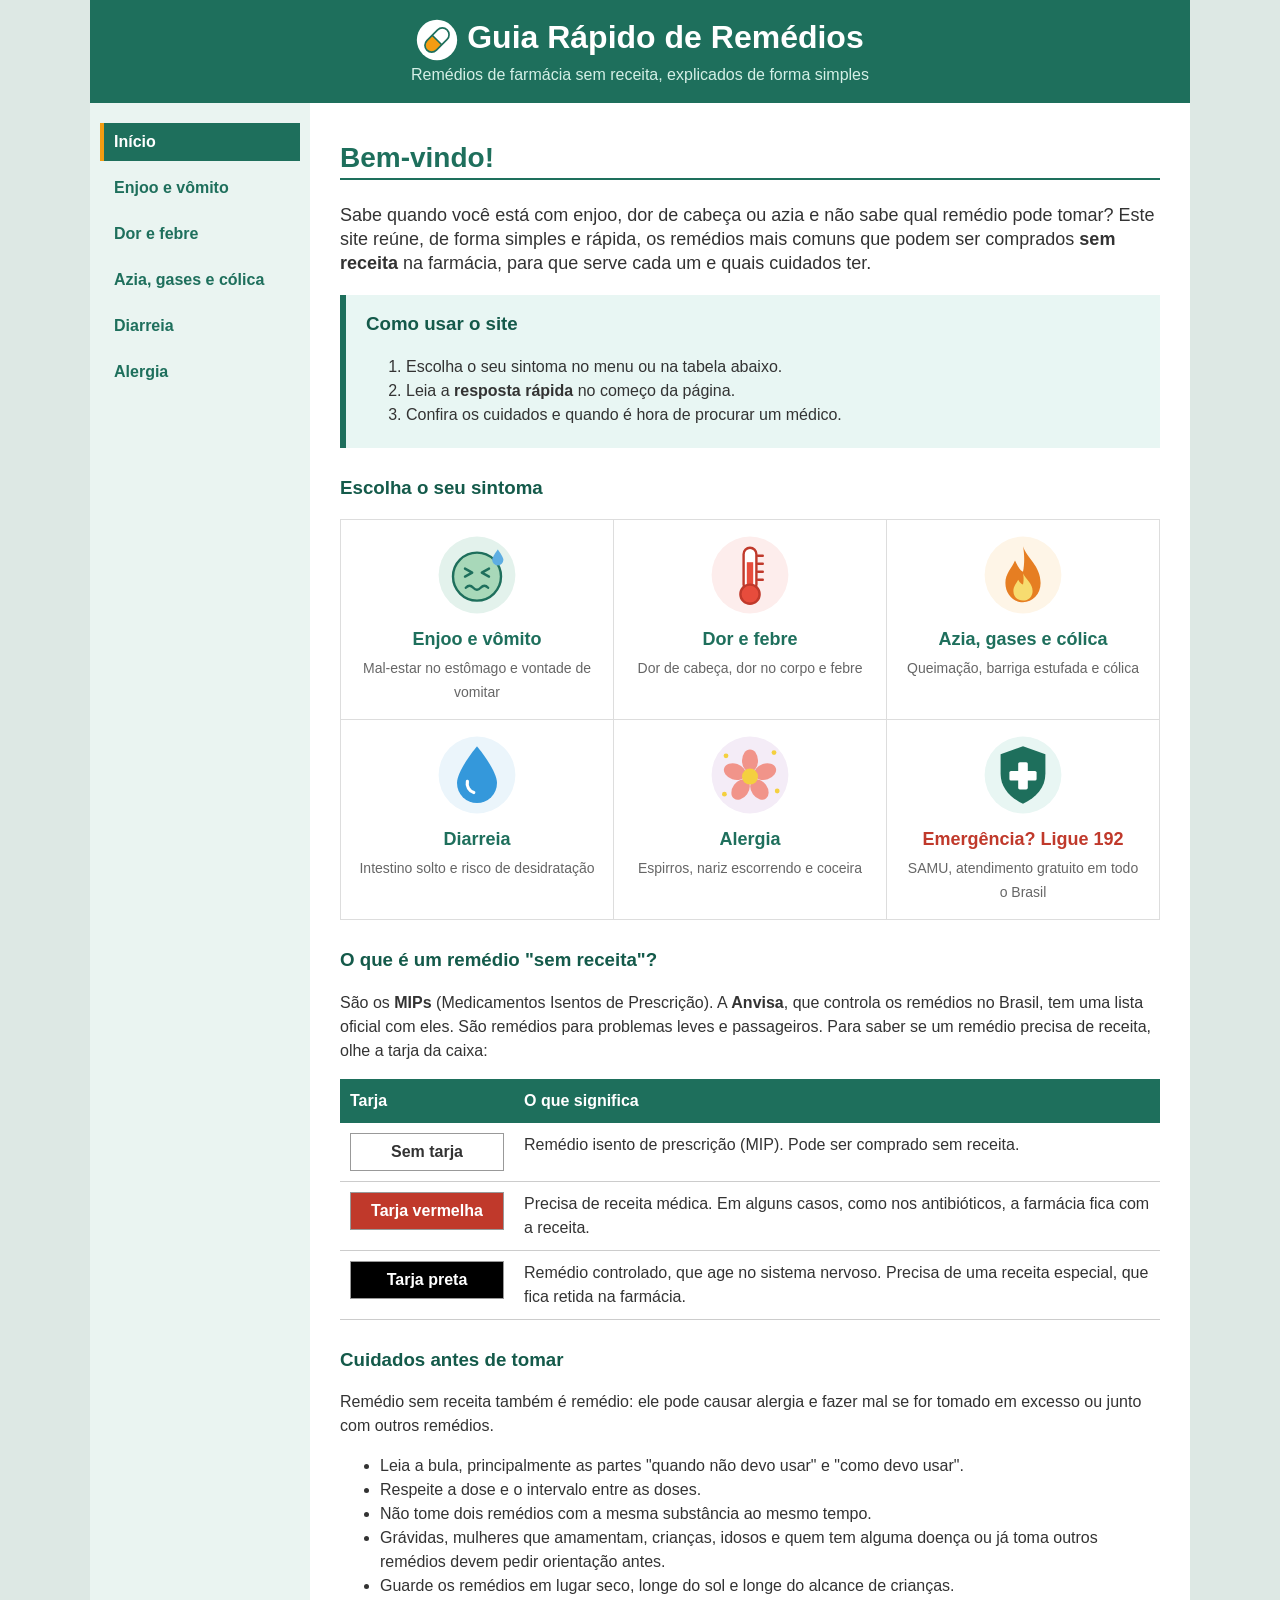
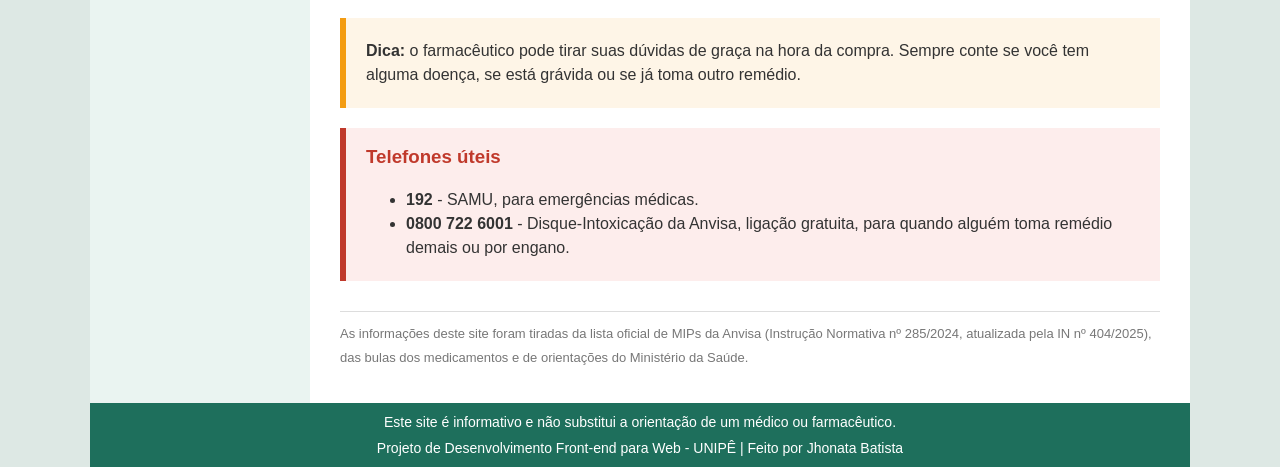
<file: html/index.html>
<!DOCTYPE html>
<html lang="pt-br">
<head>
    <meta charset="UTF-8">
    <meta name="viewport" content="width=device-width, initial-scale=1.0">
    <title>Início - Guia Rápido de Remédios</title>
    <style>
        /* ===== Estilos da página (CSS interno) ===== */

        /* Estilo geral da página */
        body {
            margin: 0;
            padding: 0;
            background-color: #DDE8E4;
            font-family: Arial, Helvetica, sans-serif;
            color: #333333;
        }

        /* Caixa que envolve o site inteiro */
        #site {
            max-width: 1100px;
            margin: 0 auto;
            background-color: #FFFFFF;
        }

        /* ===== Cabeçalho ===== */
        #header {
            background-color: #1E6F5C;
            color: white;
            padding: 9px;
            text-align: center;
        }

        #header h1 {
            font-size: 32px;
            margin: 10px 0 5px 0;
        }

        #header img {
            vertical-align: middle;
        }

        #header p {
            font-size: 16px;
            color: #D4EFE6;
            margin: 0 0 10px 0;
        }

        /* ===== Conteúdo (junta o menu e o main) ===== */
        #conteudo {
            background-color: #EAF4F1;
        }

        /* ===== Menu lateral ===== */
        #menu {
            float: left;
            width: 20%;
        }

        #menu ul {
            list-style: none;
            margin: 0;
            padding: 20px 10px;
        }

        #menu li {
            margin-bottom: 8px;
        }

        #menu a {
            display: block;
            padding: 10px;
            color: #1E6F5C;
            font-weight: bold;
            text-decoration: none;
            border-left: 4px solid #EAF4F1;
        }

        #menu a:hover {
            background-color: #CDE8DF;
            border-left: 4px solid #1E6F5C;
        }

        /* Link da página que está aberta */
        #menu a.ativo {
            background-color: #1E6F5C;
            color: white;
            border-left: 4px solid #F39C12;
        }

        /* ===== Conteúdo principal ===== */
        #main {
            margin-left: 20%;
            min-height: 450px;
            padding: 20px 30px;
            background-color: #FFFFFF;
            line-height: 24px;
        }

        /* A cor e o tamanho do h2 estão no atributo style de cada página */
        #main h2 {
            border-bottom: 2px solid #1E6F5C;
            padding-bottom: 8px;
        }

        #main h3 {
            color: #145A4A;
            margin-top: 28px;
        }

        #main a {
            color: #1E6F5C;
        }

        /* Ícone ao lado do título da página */
        #main h2 img {
            vertical-align: middle;
            margin-right: 8px;
        }

        /* ===== Caixas de destaque ===== */

        /* Resposta rápida (verde) */
        .rapido {
            background-color: #E8F6F3;
            border-left: 6px solid #1E6F5C;
            padding: 5px 20px;
            margin: 20px 0;
        }

        /* Atenção (amarela) */
        .atencao {
            background-color: #FEF5E7;
            border-left: 6px solid #F39C12;
            padding: 5px 20px;
            margin: 20px 0;
        }

        /* Alerta (vermelha) */
        .alerta {
            background-color: #FDEDEC;
            border-left: 6px solid #C0392B;
            padding: 5px 20px;
            margin: 20px 0;
        }

        /* Título dentro das caixas fica mais perto do topo */
        #main .rapido h3,
        #main .atencao h3,
        #main .alerta h3 {
            margin-top: 12px;
        }

        #main .alerta h3 {
            color: #C0392B;
        }

        /* ===== Tabelas ===== */
        table {
            width: 100%;
            border-collapse: collapse;
            margin: 15px 0;
        }

        th {
            background-color: #1E6F5C;
            color: white;
            padding: 10px;
            text-align: left;
        }

        td {
            padding: 10px;
            border-bottom: 1px solid #CCCCCC;
            vertical-align: top;
        }

        /* Nome comercial embaixo do nome do remédio */
        .exemplo {
            display: block;
            color: #777777;
            font-size: 14px;
        }

        /* Tabela de sintomas da página inicial */
        .sintomas td {
            width: 33%;
            text-align: center;
            border: 1px solid #DDDDDD;
            padding: 15px;
        }

        .sintomas a {
            display: block;
            font-size: 18px;
            font-weight: bold;
            text-decoration: none;
            margin-top: 5px;
        }

        .sintomas a:hover {
            color: #F39C12;
        }

        /* Quadro de emergência na tabela de sintomas */
        .emergencia {
            display: block;
            font-size: 18px;
            color: #C0392B;
            margin-top: 5px;
        }

        .sintomas p {
            margin: 5px 0 0 0;
            font-size: 14px;
            color: #666666;
        }

        /* Cores das tarjas */
        .tarja {
            display: block;
            width: 140px;
            padding: 6px;
            text-align: center;
            font-weight: bold;
            border: 1px solid #999999;
        }

        .sem-tarja {
            background-color: #FFFFFF;
            color: #333333;
        }

        .tarja-vermelha {
            background-color: #C0392B;
            color: white;
        }

        .tarja-preta {
            background-color: #000000;
            color: white;
        }

        /* Texto das fontes no fim da página */
        .fonte {
            font-size: 13px;
            color: #777777;
            border-top: 1px solid #DDDDDD;
            padding-top: 10px;
            margin-top: 30px;
        }

        /* ===== Rodapé ===== */
        #footer {
            clear: both;
            background-color: #1E6F5C;
            color: white;
            padding: 1px;
            text-align: center;
            font-size: 14px;
        }

        #footer p {
            margin: 10px;
        }

        /* ===== Ajustes para celular (telas pequenas) ===== */
        @media (max-width: 700px) {

            #header h1 {
                font-size: 24px;
            }

            /* O menu sai da lateral e vai para cima do conteúdo */
            #menu {
                float: none;
                width: 100%;
            }

            #menu ul {
                padding: 10px;
                text-align: center;
            }

            #menu li {
                display: inline-block;
                margin: 3px;
            }

            #menu a,
            #menu a:hover,
            #menu a.ativo {
                padding: 8px 10px;
                border: 1px solid #CDE8DF;
            }

            #main {
                margin-left: 0;
                padding: 15px;
            }

            th,
            td {
                padding: 6px;
                font-size: 14px;
                line-height: 20px;
            }

            /* Na página inicial, cada sintoma fica em uma linha */
            .sintomas td {
                display: block;
                width: auto;
            }
        }
    </style>
</head>
<body>
    <div id="site">

        <div id="header">
            <h1><img src="../img/logo.svg" alt="" width="42"> Guia Rápido de Remédios</h1>
            <p>Remédios de farmácia sem receita, explicados de forma simples</p>
        </div>

        <div id="conteudo"><!-- abre a div conteudo -->

            <div id="menu">
                <ul>
                    <li><a href="index.html" class="ativo">Início</a></li>
                    <li><a href="enjoo.html">Enjoo e vômito</a></li>
                    <li><a href="dor-e-febre.html">Dor e febre</a></li>
                    <li><a href="azia-gases-colica.html">Azia, gases e cólica</a></li>
                    <li><a href="diarreia.html">Diarreia</a></li>
                    <li><a href="alergia.html">Alergia</a></li>
                </ul>
            </div>

            <div id="main">
                <h2 style="color: rgb(30, 111, 92); font-size: 28px;">Bem-vindo!</h2>

                <p style="font-size: 18px;">
                    Sabe quando você está com enjoo, dor de cabeça ou azia e não sabe qual
                    remédio pode tomar? Este site reúne, de forma simples e rápida, os remédios
                    mais comuns que podem ser comprados <strong>sem receita</strong> na farmácia,
                    para que serve cada um e quais cuidados ter.
                </p>

                <div class="rapido">
                    <h3>Como usar o site</h3>
                    <ol>
                        <li>Escolha o seu sintoma no menu ou na tabela abaixo.</li>
                        <li>Leia a <strong>resposta rápida</strong> no começo da página.</li>
                        <li>Confira os cuidados e quando é hora de procurar um médico.</li>
                    </ol>
                </div>

                <h3>Escolha o seu sintoma</h3>

                <table class="sintomas">
                    <tr>
                        <td>
                            <img src="../img/enjoo.svg" alt="Rosto enjoado" width="80">
                            <a href="enjoo.html">Enjoo e vômito</a>
                            <p>Mal-estar no estômago e vontade de vomitar</p>
                        </td>
                        <td>
                            <img src="../img/febre.svg" alt="Termômetro" width="80">
                            <a href="dor-e-febre.html">Dor e febre</a>
                            <p>Dor de cabeça, dor no corpo e febre</p>
                        </td>
                        <td>
                            <img src="../img/azia.svg" alt="Chama de fogo" width="80">
                            <a href="azia-gases-colica.html">Azia, gases e cólica</a>
                            <p>Queimação, barriga estufada e cólica</p>
                        </td>
                    </tr>
                    <tr>
                        <td>
                            <img src="../img/diarreia.svg" alt="Gota de água" width="80">
                            <a href="diarreia.html">Diarreia</a>
                            <p>Intestino solto e risco de desidratação</p>
                        </td>
                        <td>
                            <img src="../img/alergia.svg" alt="Flor com pólen" width="80">
                            <a href="alergia.html">Alergia</a>
                            <p>Espirros, nariz escorrendo e coceira</p>
                        </td>
                        <td>
                            <img src="../img/cuidados.svg" alt="Escudo com uma cruz" width="80">
                            <strong class="emergencia">Emergência? Ligue 192</strong>
                            <p>SAMU, atendimento gratuito em todo o Brasil</p>
                        </td>
                    </tr>
                </table>

                <h3>O que é um remédio "sem receita"?</h3>

                <p>
                    São os <strong>MIPs</strong> (Medicamentos Isentos de Prescrição). A
                    <strong>Anvisa</strong>, que controla os remédios no Brasil, tem uma lista
                    oficial com eles. São remédios para problemas leves e passageiros. Para saber
                    se um remédio precisa de receita, olhe a tarja da caixa:
                </p>

                <table>
                    <tr>
                        <th>Tarja</th>
                        <th>O que significa</th>
                    </tr>
                    <tr>
                        <td><span class="tarja sem-tarja">Sem tarja</span></td>
                        <td>Remédio isento de prescrição (MIP). Pode ser comprado sem receita.</td>
                    </tr>
                    <tr>
                        <td><span class="tarja tarja-vermelha">Tarja vermelha</span></td>
                        <td>
                            Precisa de receita médica. Em alguns casos, como nos antibióticos, a
                            farmácia fica com a receita.
                        </td>
                    </tr>
                    <tr>
                        <td><span class="tarja tarja-preta">Tarja preta</span></td>
                        <td>
                            Remédio controlado, que age no sistema nervoso. Precisa de uma receita
                            especial, que fica retida na farmácia.
                        </td>
                    </tr>
                </table>

                <h3>Cuidados antes de tomar</h3>

                <p>
                    Remédio sem receita também é remédio: ele pode causar alergia e fazer mal se
                    for tomado em excesso ou junto com outros remédios.
                </p>

                <ul>
                    <li>Leia a bula, principalmente as partes "quando não devo usar" e "como devo usar".</li>
                    <li>Respeite a dose e o intervalo entre as doses.</li>
                    <li>Não tome dois remédios com a mesma substância ao mesmo tempo.</li>
                    <li>
                        Grávidas, mulheres que amamentam, crianças, idosos e quem tem alguma doença
                        ou já toma outros remédios devem pedir orientação antes.
                    </li>
                    <li>Guarde os remédios em lugar seco, longe do sol e longe do alcance de crianças.</li>
                </ul>

                <div class="atencao">
                    <p>
                        <strong>Dica:</strong> o farmacêutico pode tirar suas dúvidas de graça na
                        hora da compra. Sempre conte se você tem alguma doença, se está grávida ou
                        se já toma outro remédio.
                    </p>
                </div>

                <div class="alerta">
                    <h3>Telefones úteis</h3>
                    <ul>
                        <li><strong>192</strong> - SAMU, para emergências médicas.</li>
                        <li>
                            <strong>0800 722 6001</strong> - Disque-Intoxicação da Anvisa, ligação
                            gratuita, para quando alguém toma remédio demais ou por engano.
                        </li>
                    </ul>
                </div>

                <p class="fonte">
                    As informações deste site foram tiradas da lista oficial de MIPs da Anvisa
                    (Instrução Normativa nº 285/2024, atualizada pela IN nº 404/2025), das bulas
                    dos medicamentos e de orientações do Ministério da Saúde.
                </p>
            </div>

        </div><!-- fecha a div conteudo -->

        <div id="footer">
            <p>Este site é informativo e não substitui a orientação de um médico ou farmacêutico.</p>
            <p>Projeto de Desenvolvimento Front-end para Web - UNIPÊ | Feito por Jhonata Batista</p>
        </div>

    </div>
</body>
</html>
</file>
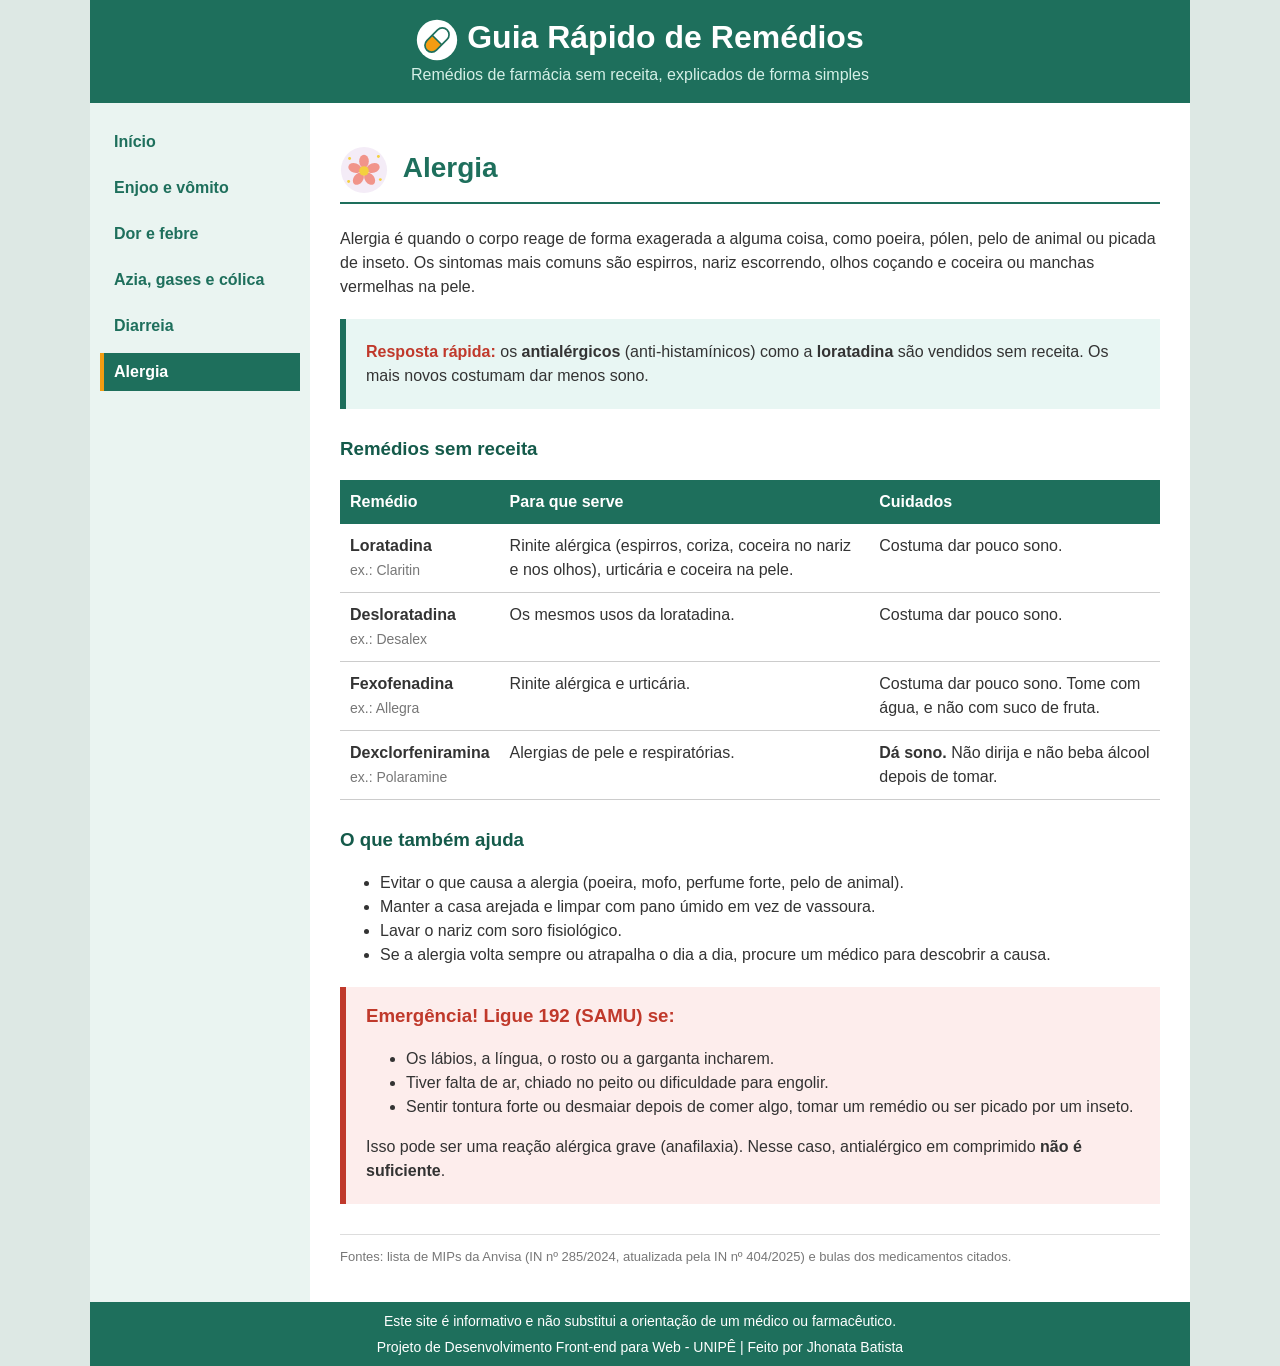
<file: html/alergia.html>
<!DOCTYPE html>
<html lang="pt-br">
<head>
    <meta charset="UTF-8">
    <meta name="viewport" content="width=device-width, initial-scale=1.0">
    <title>Alergia - Guia Rápido de Remédios</title>
    <style>
        /* ===== Estilos da página (CSS interno) ===== */

        /* Estilo geral da página */
        body {
            margin: 0;
            padding: 0;
            background-color: #DDE8E4;
            font-family: Arial, Helvetica, sans-serif;
            color: #333333;
        }

        /* Caixa que envolve o site inteiro */
        #site {
            max-width: 1100px;
            margin: 0 auto;
            background-color: #FFFFFF;
        }

        /* ===== Cabeçalho ===== */
        #header {
            background-color: #1E6F5C;
            color: white;
            padding: 9px;
            text-align: center;
        }

        #header h1 {
            font-size: 32px;
            margin: 10px 0 5px 0;
        }

        #header img {
            vertical-align: middle;
        }

        #header p {
            font-size: 16px;
            color: #D4EFE6;
            margin: 0 0 10px 0;
        }

        /* ===== Conteúdo (junta o menu e o main) ===== */
        #conteudo {
            background-color: #EAF4F1;
        }

        /* ===== Menu lateral ===== */
        #menu {
            float: left;
            width: 20%;
        }

        #menu ul {
            list-style: none;
            margin: 0;
            padding: 20px 10px;
        }

        #menu li {
            margin-bottom: 8px;
        }

        #menu a {
            display: block;
            padding: 10px;
            color: #1E6F5C;
            font-weight: bold;
            text-decoration: none;
            border-left: 4px solid #EAF4F1;
        }

        #menu a:hover {
            background-color: #CDE8DF;
            border-left: 4px solid #1E6F5C;
        }

        /* Link da página que está aberta */
        #menu a.ativo {
            background-color: #1E6F5C;
            color: white;
            border-left: 4px solid #F39C12;
        }

        /* ===== Conteúdo principal ===== */
        #main {
            margin-left: 20%;
            min-height: 450px;
            padding: 20px 30px;
            background-color: #FFFFFF;
            line-height: 24px;
        }

        /* A cor e o tamanho do h2 estão no atributo style de cada página */
        #main h2 {
            border-bottom: 2px solid #1E6F5C;
            padding-bottom: 8px;
        }

        #main h3 {
            color: #145A4A;
            margin-top: 28px;
        }

        #main a {
            color: #1E6F5C;
        }

        /* Ícone ao lado do título da página */
        #main h2 img {
            vertical-align: middle;
            margin-right: 8px;
        }

        /* ===== Caixas de destaque ===== */

        /* Resposta rápida (verde) */
        .rapido {
            background-color: #E8F6F3;
            border-left: 6px solid #1E6F5C;
            padding: 5px 20px;
            margin: 20px 0;
        }

        /* Atenção (amarela) */
        .atencao {
            background-color: #FEF5E7;
            border-left: 6px solid #F39C12;
            padding: 5px 20px;
            margin: 20px 0;
        }

        /* Alerta (vermelha) */
        .alerta {
            background-color: #FDEDEC;
            border-left: 6px solid #C0392B;
            padding: 5px 20px;
            margin: 20px 0;
        }

        /* Título dentro das caixas fica mais perto do topo */
        #main .rapido h3,
        #main .atencao h3,
        #main .alerta h3 {
            margin-top: 12px;
        }

        #main .alerta h3 {
            color: #C0392B;
        }

        /* ===== Tabelas ===== */
        table {
            width: 100%;
            border-collapse: collapse;
            margin: 15px 0;
        }

        th {
            background-color: #1E6F5C;
            color: white;
            padding: 10px;
            text-align: left;
        }

        td {
            padding: 10px;
            border-bottom: 1px solid #CCCCCC;
            vertical-align: top;
        }

        /* Nome comercial embaixo do nome do remédio */
        .exemplo {
            display: block;
            color: #777777;
            font-size: 14px;
        }

        /* Texto das fontes no fim da página */
        .fonte {
            font-size: 13px;
            color: #777777;
            border-top: 1px solid #DDDDDD;
            padding-top: 10px;
            margin-top: 30px;
        }

        /* ===== Rodapé ===== */
        #footer {
            clear: both;
            background-color: #1E6F5C;
            color: white;
            padding: 1px;
            text-align: center;
            font-size: 14px;
        }

        #footer p {
            margin: 10px;
        }

        /* ===== Ajustes para celular (telas pequenas) ===== */
        @media (max-width: 700px) {

            #header h1 {
                font-size: 24px;
            }

            /* O menu sai da lateral e vai para cima do conteúdo */
            #menu {
                float: none;
                width: 100%;
            }

            #menu ul {
                padding: 10px;
                text-align: center;
            }

            #menu li {
                display: inline-block;
                margin: 3px;
            }

            #menu a,
            #menu a:hover,
            #menu a.ativo {
                padding: 8px 10px;
                border: 1px solid #CDE8DF;
            }

            #main {
                margin-left: 0;
                padding: 15px;
            }

            th,
            td {
                padding: 6px;
                font-size: 14px;
                line-height: 20px;
            }
        }
    </style>
</head>
<body>
    <div id="site">

        <div id="header">
            <h1><img src="../img/logo.svg" alt="" width="42"> Guia Rápido de Remédios</h1>
            <p>Remédios de farmácia sem receita, explicados de forma simples</p>
        </div>

        <div id="conteudo"><!-- abre a div conteudo -->

            <div id="menu">
                <ul>
                    <li><a href="index.html">Início</a></li>
                    <li><a href="enjoo.html">Enjoo e vômito</a></li>
                    <li><a href="dor-e-febre.html">Dor e febre</a></li>
                    <li><a href="azia-gases-colica.html">Azia, gases e cólica</a></li>
                    <li><a href="diarreia.html">Diarreia</a></li>
                    <li><a href="alergia.html" class="ativo">Alergia</a></li>
                </ul>
            </div>

            <div id="main">
                <h2 style="color: rgb(30, 111, 92); font-size: 28px;"><img src="../img/alergia.svg" alt="" width="48"> Alergia</h2>

                <p>
                    Alergia é quando o corpo reage de forma exagerada a alguma coisa, como poeira,
                    pólen, pelo de animal ou picada de inseto. Os sintomas mais comuns são espirros,
                    nariz escorrendo, olhos coçando e coceira ou manchas vermelhas na pele.
                </p>

                <div class="rapido">
                    <p>
                        <strong style="color: #C0392B;">Resposta rápida:</strong> os <strong>antialérgicos</strong>
                        (anti-histamínicos) como a <strong>loratadina</strong> são vendidos sem
                        receita. Os mais novos costumam dar menos sono.
                    </p>
                </div>

                <h3>Remédios sem receita</h3>

                <table>
                    <tr>
                        <th>Remédio</th>
                        <th>Para que serve</th>
                        <th>Cuidados</th>
                    </tr>
                    <tr>
                        <td>
                            <strong>Loratadina</strong>
                            <span class="exemplo">ex.: Claritin</span>
                        </td>
                        <td>Rinite alérgica (espirros, coriza, coceira no nariz e nos olhos), urticária e coceira na pele.</td>
                        <td>Costuma dar pouco sono.</td>
                    </tr>
                    <tr>
                        <td>
                            <strong>Desloratadina</strong>
                            <span class="exemplo">ex.: Desalex</span>
                        </td>
                        <td>Os mesmos usos da loratadina.</td>
                        <td>Costuma dar pouco sono.</td>
                    </tr>
                    <tr>
                        <td>
                            <strong>Fexofenadina</strong>
                            <span class="exemplo">ex.: Allegra</span>
                        </td>
                        <td>Rinite alérgica e urticária.</td>
                        <td>Costuma dar pouco sono. Tome com água, e não com suco de fruta.</td>
                    </tr>
                    <tr>
                        <td>
                            <strong>Dexclorfeniramina</strong>
                            <span class="exemplo">ex.: Polaramine</span>
                        </td>
                        <td>Alergias de pele e respiratórias.</td>
                        <td>
                            <strong>Dá sono.</strong> Não dirija e não beba álcool depois de
                            tomar.
                        </td>
                    </tr>
                </table>

                <h3>O que também ajuda</h3>

                <ul>
                    <li>Evitar o que causa a alergia (poeira, mofo, perfume forte, pelo de animal).</li>
                    <li>Manter a casa arejada e limpar com pano úmido em vez de vassoura.</li>
                    <li>Lavar o nariz com soro fisiológico.</li>
                    <li>Se a alergia volta sempre ou atrapalha o dia a dia, procure um médico para descobrir a causa.</li>
                </ul>

                <div class="alerta">
                    <h3>Emergência! Ligue 192 (SAMU) se:</h3>
                    <ul>
                        <li>Os lábios, a língua, o rosto ou a garganta incharem.</li>
                        <li>Tiver falta de ar, chiado no peito ou dificuldade para engolir.</li>
                        <li>Sentir tontura forte ou desmaiar depois de comer algo, tomar um remédio ou ser picado por um inseto.</li>
                    </ul>
                    <p>
                        Isso pode ser uma reação alérgica grave (anafilaxia). Nesse caso,
                        antialérgico em comprimido <strong>não é suficiente</strong>.
                    </p>
                </div>

                <p class="fonte">
                    Fontes: lista de MIPs da Anvisa (IN nº 285/2024, atualizada pela IN nº 404/2025)
                    e bulas dos medicamentos citados.
                </p>
            </div>

        </div><!-- fecha a div conteudo -->

        <div id="footer">
            <p>Este site é informativo e não substitui a orientação de um médico ou farmacêutico.</p>
            <p>Projeto de Desenvolvimento Front-end para Web - UNIPÊ | Feito por Jhonata Batista</p>
        </div>

    </div>
</body>
</html>
</file>
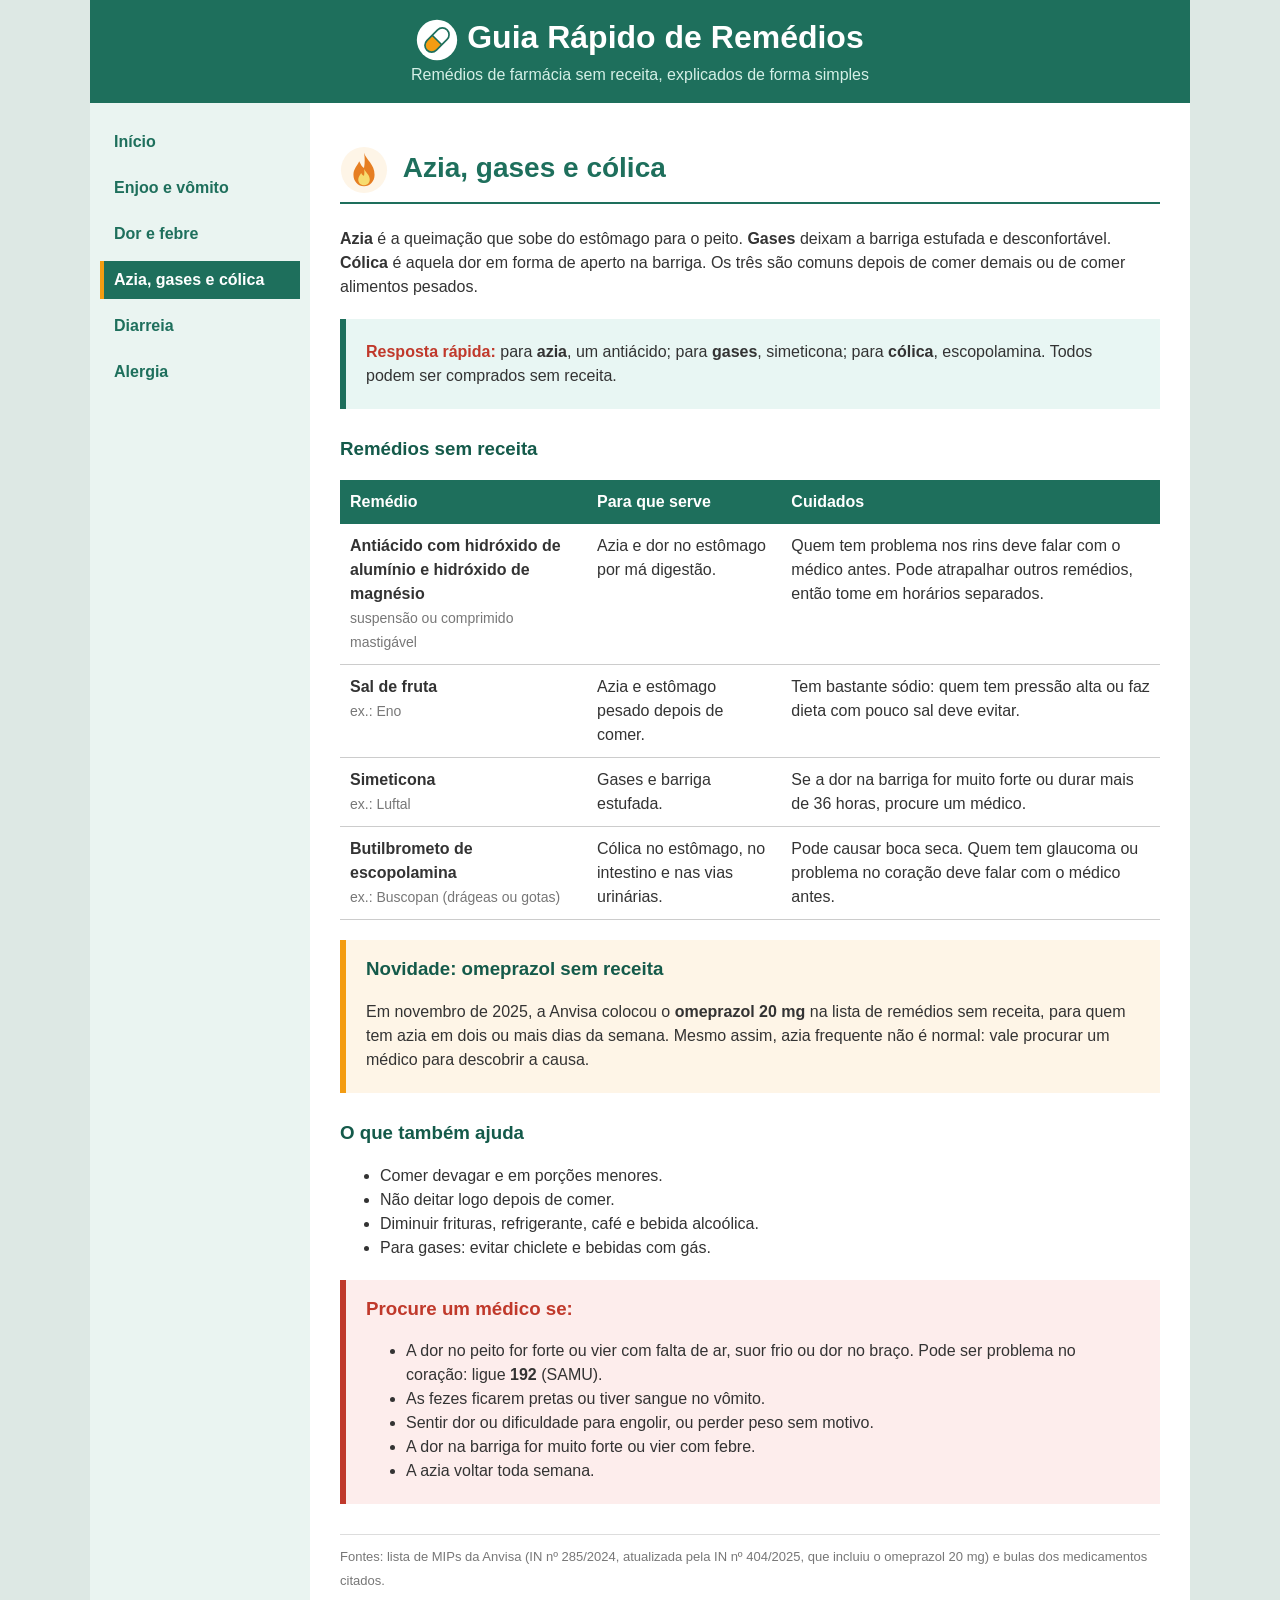
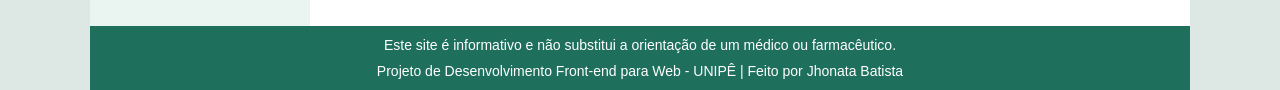
<file: html/azia-gases-colica.html>
<!DOCTYPE html>
<html lang="pt-br">
<head>
    <meta charset="UTF-8">
    <meta name="viewport" content="width=device-width, initial-scale=1.0">
    <title>Azia, gases e cólica - Guia Rápido de Remédios</title>
    <style>
        /* ===== Estilos da página (CSS interno) ===== */

        /* Estilo geral da página */
        body {
            margin: 0;
            padding: 0;
            background-color: #DDE8E4;
            font-family: Arial, Helvetica, sans-serif;
            color: #333333;
        }

        /* Caixa que envolve o site inteiro */
        #site {
            max-width: 1100px;
            margin: 0 auto;
            background-color: #FFFFFF;
        }

        /* ===== Cabeçalho ===== */
        #header {
            background-color: #1E6F5C;
            color: white;
            padding: 9px;
            text-align: center;
        }

        #header h1 {
            font-size: 32px;
            margin: 10px 0 5px 0;
        }

        #header img {
            vertical-align: middle;
        }

        #header p {
            font-size: 16px;
            color: #D4EFE6;
            margin: 0 0 10px 0;
        }

        /* ===== Conteúdo (junta o menu e o main) ===== */
        #conteudo {
            background-color: #EAF4F1;
        }

        /* ===== Menu lateral ===== */
        #menu {
            float: left;
            width: 20%;
        }

        #menu ul {
            list-style: none;
            margin: 0;
            padding: 20px 10px;
        }

        #menu li {
            margin-bottom: 8px;
        }

        #menu a {
            display: block;
            padding: 10px;
            color: #1E6F5C;
            font-weight: bold;
            text-decoration: none;
            border-left: 4px solid #EAF4F1;
        }

        #menu a:hover {
            background-color: #CDE8DF;
            border-left: 4px solid #1E6F5C;
        }

        /* Link da página que está aberta */
        #menu a.ativo {
            background-color: #1E6F5C;
            color: white;
            border-left: 4px solid #F39C12;
        }

        /* ===== Conteúdo principal ===== */
        #main {
            margin-left: 20%;
            min-height: 450px;
            padding: 20px 30px;
            background-color: #FFFFFF;
            line-height: 24px;
        }

        /* A cor e o tamanho do h2 estão no atributo style de cada página */
        #main h2 {
            border-bottom: 2px solid #1E6F5C;
            padding-bottom: 8px;
        }

        #main h3 {
            color: #145A4A;
            margin-top: 28px;
        }

        #main a {
            color: #1E6F5C;
        }

        /* Ícone ao lado do título da página */
        #main h2 img {
            vertical-align: middle;
            margin-right: 8px;
        }

        /* ===== Caixas de destaque ===== */

        /* Resposta rápida (verde) */
        .rapido {
            background-color: #E8F6F3;
            border-left: 6px solid #1E6F5C;
            padding: 5px 20px;
            margin: 20px 0;
        }

        /* Atenção (amarela) */
        .atencao {
            background-color: #FEF5E7;
            border-left: 6px solid #F39C12;
            padding: 5px 20px;
            margin: 20px 0;
        }

        /* Alerta (vermelha) */
        .alerta {
            background-color: #FDEDEC;
            border-left: 6px solid #C0392B;
            padding: 5px 20px;
            margin: 20px 0;
        }

        /* Título dentro das caixas fica mais perto do topo */
        #main .rapido h3,
        #main .atencao h3,
        #main .alerta h3 {
            margin-top: 12px;
        }

        #main .alerta h3 {
            color: #C0392B;
        }

        /* ===== Tabelas ===== */
        table {
            width: 100%;
            border-collapse: collapse;
            margin: 15px 0;
        }

        th {
            background-color: #1E6F5C;
            color: white;
            padding: 10px;
            text-align: left;
        }

        td {
            padding: 10px;
            border-bottom: 1px solid #CCCCCC;
            vertical-align: top;
        }

        /* Nome comercial embaixo do nome do remédio */
        .exemplo {
            display: block;
            color: #777777;
            font-size: 14px;
        }

        /* Texto das fontes no fim da página */
        .fonte {
            font-size: 13px;
            color: #777777;
            border-top: 1px solid #DDDDDD;
            padding-top: 10px;
            margin-top: 30px;
        }

        /* ===== Rodapé ===== */
        #footer {
            clear: both;
            background-color: #1E6F5C;
            color: white;
            padding: 1px;
            text-align: center;
            font-size: 14px;
        }

        #footer p {
            margin: 10px;
        }

        /* ===== Ajustes para celular (telas pequenas) ===== */
        @media (max-width: 700px) {

            #header h1 {
                font-size: 24px;
            }

            /* O menu sai da lateral e vai para cima do conteúdo */
            #menu {
                float: none;
                width: 100%;
            }

            #menu ul {
                padding: 10px;
                text-align: center;
            }

            #menu li {
                display: inline-block;
                margin: 3px;
            }

            #menu a,
            #menu a:hover,
            #menu a.ativo {
                padding: 8px 10px;
                border: 1px solid #CDE8DF;
            }

            #main {
                margin-left: 0;
                padding: 15px;
            }

            th,
            td {
                padding: 6px;
                font-size: 14px;
                line-height: 20px;
            }
        }
    </style>
</head>
<body>
    <div id="site">

        <div id="header">
            <h1><img src="../img/logo.svg" alt="" width="42"> Guia Rápido de Remédios</h1>
            <p>Remédios de farmácia sem receita, explicados de forma simples</p>
        </div>

        <div id="conteudo"><!-- abre a div conteudo -->

            <div id="menu">
                <ul>
                    <li><a href="index.html">Início</a></li>
                    <li><a href="enjoo.html">Enjoo e vômito</a></li>
                    <li><a href="dor-e-febre.html">Dor e febre</a></li>
                    <li><a href="azia-gases-colica.html" class="ativo">Azia, gases e cólica</a></li>
                    <li><a href="diarreia.html">Diarreia</a></li>
                    <li><a href="alergia.html">Alergia</a></li>
                </ul>
            </div>

            <div id="main">
                <h2 style="color: rgb(30, 111, 92); font-size: 28px;"><img src="../img/azia.svg" alt="" width="48"> Azia, gases e cólica</h2>

                <p>
                    <strong>Azia</strong> é a queimação que sobe do estômago para o peito.
                    <strong>Gases</strong> deixam a barriga estufada e desconfortável.
                    <strong>Cólica</strong> é aquela dor em forma de aperto na barriga. Os três são
                    comuns depois de comer demais ou de comer alimentos pesados.
                </p>

                <div class="rapido">
                    <p>
                        <strong style="color: #C0392B;">Resposta rápida:</strong> para <strong>azia</strong>, um antiácido;
                        para <strong>gases</strong>, simeticona; para <strong>cólica</strong>,
                        escopolamina. Todos podem ser comprados sem receita.
                    </p>
                </div>

                <h3>Remédios sem receita</h3>

                <table>
                    <tr>
                        <th>Remédio</th>
                        <th>Para que serve</th>
                        <th>Cuidados</th>
                    </tr>
                    <tr>
                        <td>
                            <strong>Antiácido com hidróxido de alumínio e hidróxido de magnésio</strong>
                            <span class="exemplo">suspensão ou comprimido mastigável</span>
                        </td>
                        <td>Azia e dor no estômago por má digestão.</td>
                        <td>
                            Quem tem problema nos rins deve falar com o médico antes. Pode
                            atrapalhar outros remédios, então tome em horários separados.
                        </td>
                    </tr>
                    <tr>
                        <td>
                            <strong>Sal de fruta</strong>
                            <span class="exemplo">ex.: Eno</span>
                        </td>
                        <td>Azia e estômago pesado depois de comer.</td>
                        <td>
                            Tem bastante sódio: quem tem pressão alta ou faz dieta com pouco sal
                            deve evitar.
                        </td>
                    </tr>
                    <tr>
                        <td>
                            <strong>Simeticona</strong>
                            <span class="exemplo">ex.: Luftal</span>
                        </td>
                        <td>Gases e barriga estufada.</td>
                        <td>
                            Se a dor na barriga for muito forte ou durar mais de 36 horas, procure
                            um médico.
                        </td>
                    </tr>
                    <tr>
                        <td>
                            <strong>Butilbrometo de escopolamina</strong>
                            <span class="exemplo">ex.: Buscopan (drágeas ou gotas)</span>
                        </td>
                        <td>Cólica no estômago, no intestino e nas vias urinárias.</td>
                        <td>
                            Pode causar boca seca. Quem tem glaucoma ou problema no coração deve
                            falar com o médico antes.
                        </td>
                    </tr>
                </table>

                <div class="atencao">
                    <h3>Novidade: omeprazol sem receita</h3>
                    <p>
                        Em novembro de 2025, a Anvisa colocou o <strong>omeprazol 20 mg</strong> na
                        lista de remédios sem receita, para quem tem azia em dois ou mais dias da
                        semana. Mesmo assim, azia frequente não é normal: vale procurar um médico
                        para descobrir a causa.
                    </p>
                </div>

                <h3>O que também ajuda</h3>

                <ul>
                    <li>Comer devagar e em porções menores.</li>
                    <li>Não deitar logo depois de comer.</li>
                    <li>Diminuir frituras, refrigerante, café e bebida alcoólica.</li>
                    <li>Para gases: evitar chiclete e bebidas com gás.</li>
                </ul>

                <div class="alerta">
                    <h3>Procure um médico se:</h3>
                    <ul>
                        <li>
                            A dor no peito for forte ou vier com falta de ar, suor frio ou dor no
                            braço. Pode ser problema no coração: ligue <strong>192</strong> (SAMU).
                        </li>
                        <li>As fezes ficarem pretas ou tiver sangue no vômito.</li>
                        <li>Sentir dor ou dificuldade para engolir, ou perder peso sem motivo.</li>
                        <li>A dor na barriga for muito forte ou vier com febre.</li>
                        <li>A azia voltar toda semana.</li>
                    </ul>
                </div>

                <p class="fonte">
                    Fontes: lista de MIPs da Anvisa (IN nº 285/2024, atualizada pela IN nº 404/2025,
                    que incluiu o omeprazol 20 mg) e bulas dos medicamentos citados.
                </p>
            </div>

        </div><!-- fecha a div conteudo -->

        <div id="footer">
            <p>Este site é informativo e não substitui a orientação de um médico ou farmacêutico.</p>
            <p>Projeto de Desenvolvimento Front-end para Web - UNIPÊ | Feito por Jhonata Batista</p>
        </div>

    </div>
</body>
</html>
</file>
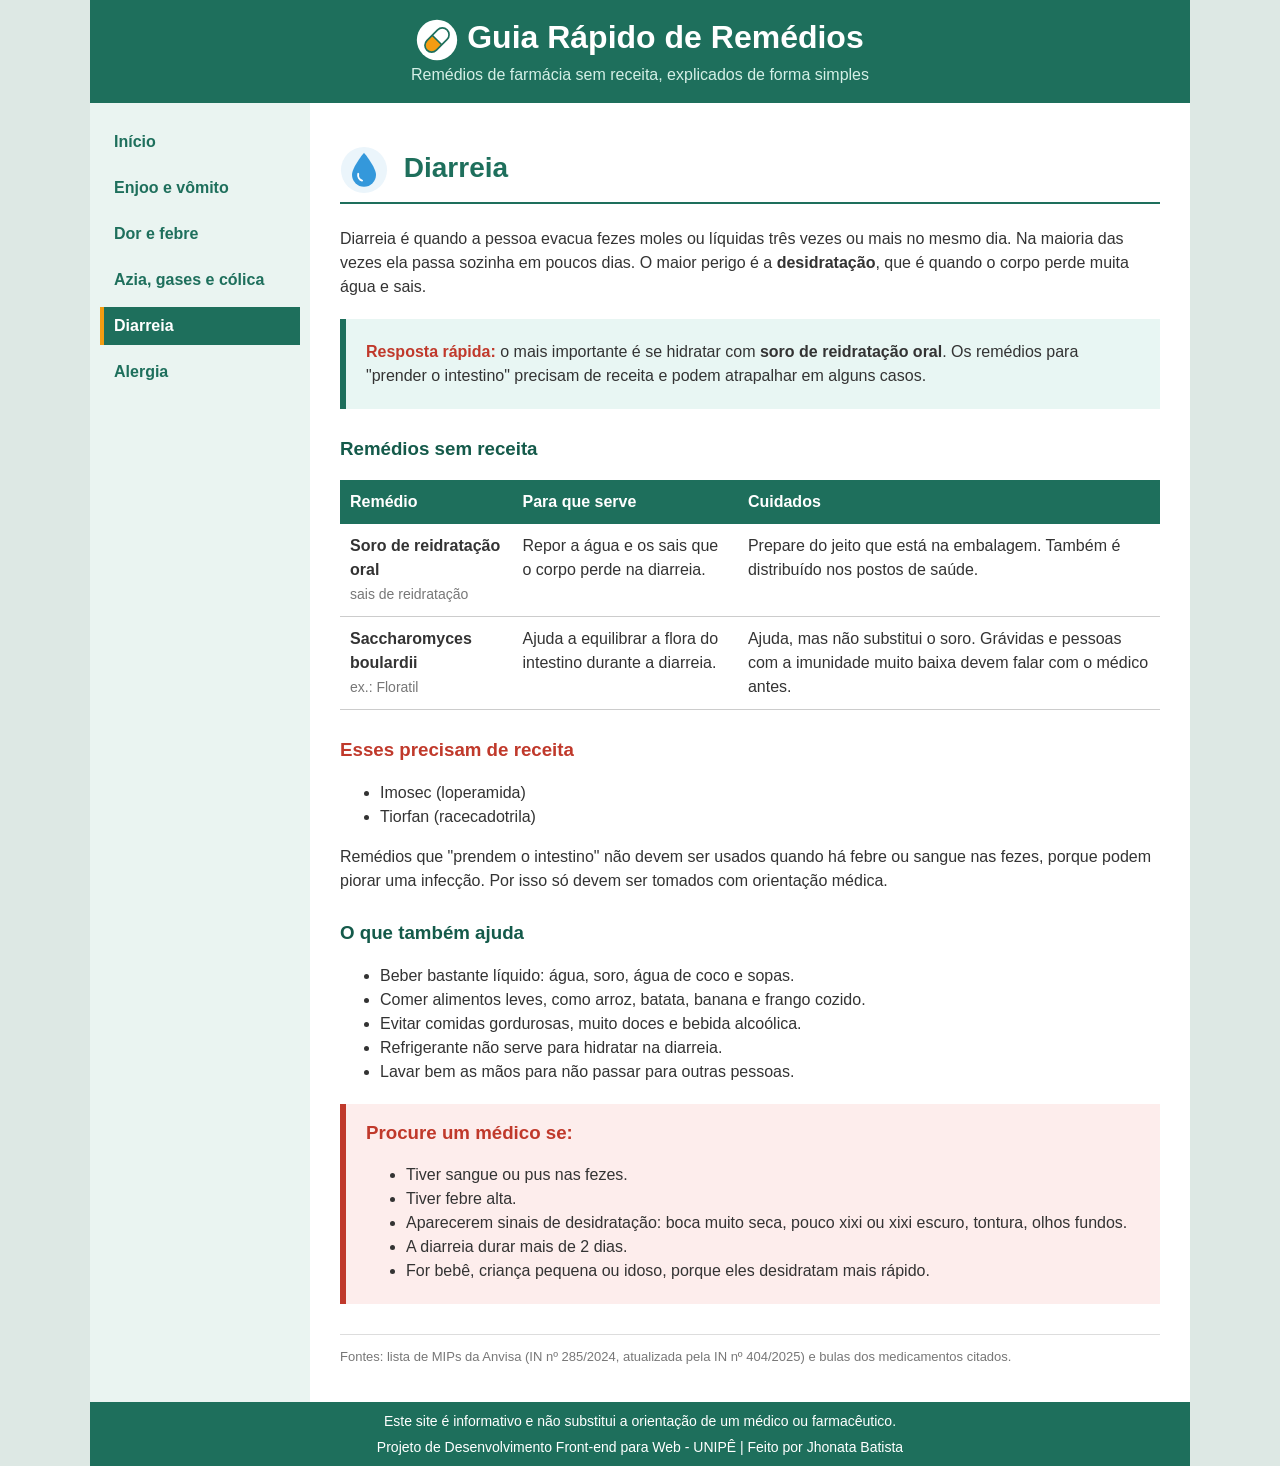
<file: html/diarreia.html>
<!DOCTYPE html>
<html lang="pt-br">
<head>
    <meta charset="UTF-8">
    <meta name="viewport" content="width=device-width, initial-scale=1.0">
    <title>Diarreia - Guia Rápido de Remédios</title>
    <style>
        /* ===== Estilos da página (CSS interno) ===== */

        /* Estilo geral da página */
        body {
            margin: 0;
            padding: 0;
            background-color: #DDE8E4;
            font-family: Arial, Helvetica, sans-serif;
            color: #333333;
        }

        /* Caixa que envolve o site inteiro */
        #site {
            max-width: 1100px;
            margin: 0 auto;
            background-color: #FFFFFF;
        }

        /* ===== Cabeçalho ===== */
        #header {
            background-color: #1E6F5C;
            color: white;
            padding: 9px;
            text-align: center;
        }

        #header h1 {
            font-size: 32px;
            margin: 10px 0 5px 0;
        }

        #header img {
            vertical-align: middle;
        }

        #header p {
            font-size: 16px;
            color: #D4EFE6;
            margin: 0 0 10px 0;
        }

        /* ===== Conteúdo (junta o menu e o main) ===== */
        #conteudo {
            background-color: #EAF4F1;
        }

        /* ===== Menu lateral ===== */
        #menu {
            float: left;
            width: 20%;
        }

        #menu ul {
            list-style: none;
            margin: 0;
            padding: 20px 10px;
        }

        #menu li {
            margin-bottom: 8px;
        }

        #menu a {
            display: block;
            padding: 10px;
            color: #1E6F5C;
            font-weight: bold;
            text-decoration: none;
            border-left: 4px solid #EAF4F1;
        }

        #menu a:hover {
            background-color: #CDE8DF;
            border-left: 4px solid #1E6F5C;
        }

        /* Link da página que está aberta */
        #menu a.ativo {
            background-color: #1E6F5C;
            color: white;
            border-left: 4px solid #F39C12;
        }

        /* ===== Conteúdo principal ===== */
        #main {
            margin-left: 20%;
            min-height: 450px;
            padding: 20px 30px;
            background-color: #FFFFFF;
            line-height: 24px;
        }

        /* A cor e o tamanho do h2 estão no atributo style de cada página */
        #main h2 {
            border-bottom: 2px solid #1E6F5C;
            padding-bottom: 8px;
        }

        #main h3 {
            color: #145A4A;
            margin-top: 28px;
        }

        #main a {
            color: #1E6F5C;
        }

        /* Ícone ao lado do título da página */
        #main h2 img {
            vertical-align: middle;
            margin-right: 8px;
        }

        /* ===== Caixas de destaque ===== */

        /* Resposta rápida (verde) */
        .rapido {
            background-color: #E8F6F3;
            border-left: 6px solid #1E6F5C;
            padding: 5px 20px;
            margin: 20px 0;
        }

        /* Atenção (amarela) */
        .atencao {
            background-color: #FEF5E7;
            border-left: 6px solid #F39C12;
            padding: 5px 20px;
            margin: 20px 0;
        }

        /* Alerta (vermelha) */
        .alerta {
            background-color: #FDEDEC;
            border-left: 6px solid #C0392B;
            padding: 5px 20px;
            margin: 20px 0;
        }

        /* Título dentro das caixas fica mais perto do topo */
        #main .rapido h3,
        #main .atencao h3,
        #main .alerta h3 {
            margin-top: 12px;
        }

        #main .alerta h3 {
            color: #C0392B;
        }

        /* ===== Tabelas ===== */
        table {
            width: 100%;
            border-collapse: collapse;
            margin: 15px 0;
        }

        th {
            background-color: #1E6F5C;
            color: white;
            padding: 10px;
            text-align: left;
        }

        td {
            padding: 10px;
            border-bottom: 1px solid #CCCCCC;
            vertical-align: top;
        }

        /* Nome comercial embaixo do nome do remédio */
        .exemplo {
            display: block;
            color: #777777;
            font-size: 14px;
        }

        /* Texto das fontes no fim da página */
        .fonte {
            font-size: 13px;
            color: #777777;
            border-top: 1px solid #DDDDDD;
            padding-top: 10px;
            margin-top: 30px;
        }

        /* ===== Rodapé ===== */
        #footer {
            clear: both;
            background-color: #1E6F5C;
            color: white;
            padding: 1px;
            text-align: center;
            font-size: 14px;
        }

        #footer p {
            margin: 10px;
        }

        /* ===== Ajustes para celular (telas pequenas) ===== */
        @media (max-width: 700px) {

            #header h1 {
                font-size: 24px;
            }

            /* O menu sai da lateral e vai para cima do conteúdo */
            #menu {
                float: none;
                width: 100%;
            }

            #menu ul {
                padding: 10px;
                text-align: center;
            }

            #menu li {
                display: inline-block;
                margin: 3px;
            }

            #menu a,
            #menu a:hover,
            #menu a.ativo {
                padding: 8px 10px;
                border: 1px solid #CDE8DF;
            }

            #main {
                margin-left: 0;
                padding: 15px;
            }

            th,
            td {
                padding: 6px;
                font-size: 14px;
                line-height: 20px;
            }
        }
    </style>
</head>
<body>
    <div id="site">

        <div id="header">
            <h1><img src="../img/logo.svg" alt="" width="42"> Guia Rápido de Remédios</h1>
            <p>Remédios de farmácia sem receita, explicados de forma simples</p>
        </div>

        <div id="conteudo"><!-- abre a div conteudo -->

            <div id="menu">
                <ul>
                    <li><a href="index.html">Início</a></li>
                    <li><a href="enjoo.html">Enjoo e vômito</a></li>
                    <li><a href="dor-e-febre.html">Dor e febre</a></li>
                    <li><a href="azia-gases-colica.html">Azia, gases e cólica</a></li>
                    <li><a href="diarreia.html" class="ativo">Diarreia</a></li>
                    <li><a href="alergia.html">Alergia</a></li>
                </ul>
            </div>

            <div id="main">
                <h2 style="color: rgb(30, 111, 92); font-size: 28px;"><img src="../img/diarreia.svg" alt="" width="48"> Diarreia</h2>

                <p>
                    Diarreia é quando a pessoa evacua fezes moles ou líquidas três vezes ou mais
                    no mesmo dia. Na maioria das vezes ela passa sozinha em poucos dias. O maior
                    perigo é a <strong>desidratação</strong>, que é quando o corpo perde muita água
                    e sais.
                </p>

                <div class="rapido">
                    <p>
                        <strong style="color: #C0392B;">Resposta rápida:</strong> o mais importante é se hidratar com
                        <strong>soro de reidratação oral</strong>. Os remédios para "prender o
                        intestino" precisam de receita e podem atrapalhar em alguns casos.
                    </p>
                </div>

                <h3>Remédios sem receita</h3>

                <table>
                    <tr>
                        <th>Remédio</th>
                        <th>Para que serve</th>
                        <th>Cuidados</th>
                    </tr>
                    <tr>
                        <td>
                            <strong>Soro de reidratação oral</strong>
                            <span class="exemplo">sais de reidratação</span>
                        </td>
                        <td>Repor a água e os sais que o corpo perde na diarreia.</td>
                        <td>
                            Prepare do jeito que está na embalagem. Também é distribuído nos
                            postos de saúde.
                        </td>
                    </tr>
                    <tr>
                        <td>
                            <strong>Saccharomyces boulardii</strong>
                            <span class="exemplo">ex.: Floratil</span>
                        </td>
                        <td>Ajuda a equilibrar a flora do intestino durante a diarreia.</td>
                        <td>
                            Ajuda, mas não substitui o soro. Grávidas e pessoas com a imunidade
                            muito baixa devem falar com o médico antes.
                        </td>
                    </tr>
                </table>

                <h3 style="color: #C0392B;">Esses precisam de receita</h3>

                <ul>
                    <li>Imosec (loperamida)</li>
                    <li>Tiorfan (racecadotrila)</li>
                </ul>

                <p>
                    Remédios que "prendem o intestino" não devem ser usados quando há febre ou
                    sangue nas fezes, porque podem piorar uma infecção. Por isso só devem ser
                    tomados com orientação médica.
                </p>

                <h3>O que também ajuda</h3>

                <ul>
                    <li>Beber bastante líquido: água, soro, água de coco e sopas.</li>
                    <li>Comer alimentos leves, como arroz, batata, banana e frango cozido.</li>
                    <li>Evitar comidas gordurosas, muito doces e bebida alcoólica.</li>
                    <li>Refrigerante não serve para hidratar na diarreia.</li>
                    <li>Lavar bem as mãos para não passar para outras pessoas.</li>
                </ul>

                <div class="alerta">
                    <h3>Procure um médico se:</h3>
                    <ul>
                        <li>Tiver sangue ou pus nas fezes.</li>
                        <li>Tiver febre alta.</li>
                        <li>Aparecerem sinais de desidratação: boca muito seca, pouco xixi ou xixi escuro, tontura, olhos fundos.</li>
                        <li>A diarreia durar mais de 2 dias.</li>
                        <li>For bebê, criança pequena ou idoso, porque eles desidratam mais rápido.</li>
                    </ul>
                </div>

                <p class="fonte">
                    Fontes: lista de MIPs da Anvisa (IN nº 285/2024, atualizada pela IN nº 404/2025)
                    e bulas dos medicamentos citados.
                </p>
            </div>

        </div><!-- fecha a div conteudo -->

        <div id="footer">
            <p>Este site é informativo e não substitui a orientação de um médico ou farmacêutico.</p>
            <p>Projeto de Desenvolvimento Front-end para Web - UNIPÊ | Feito por Jhonata Batista</p>
        </div>

    </div>
</body>
</html>
</file>
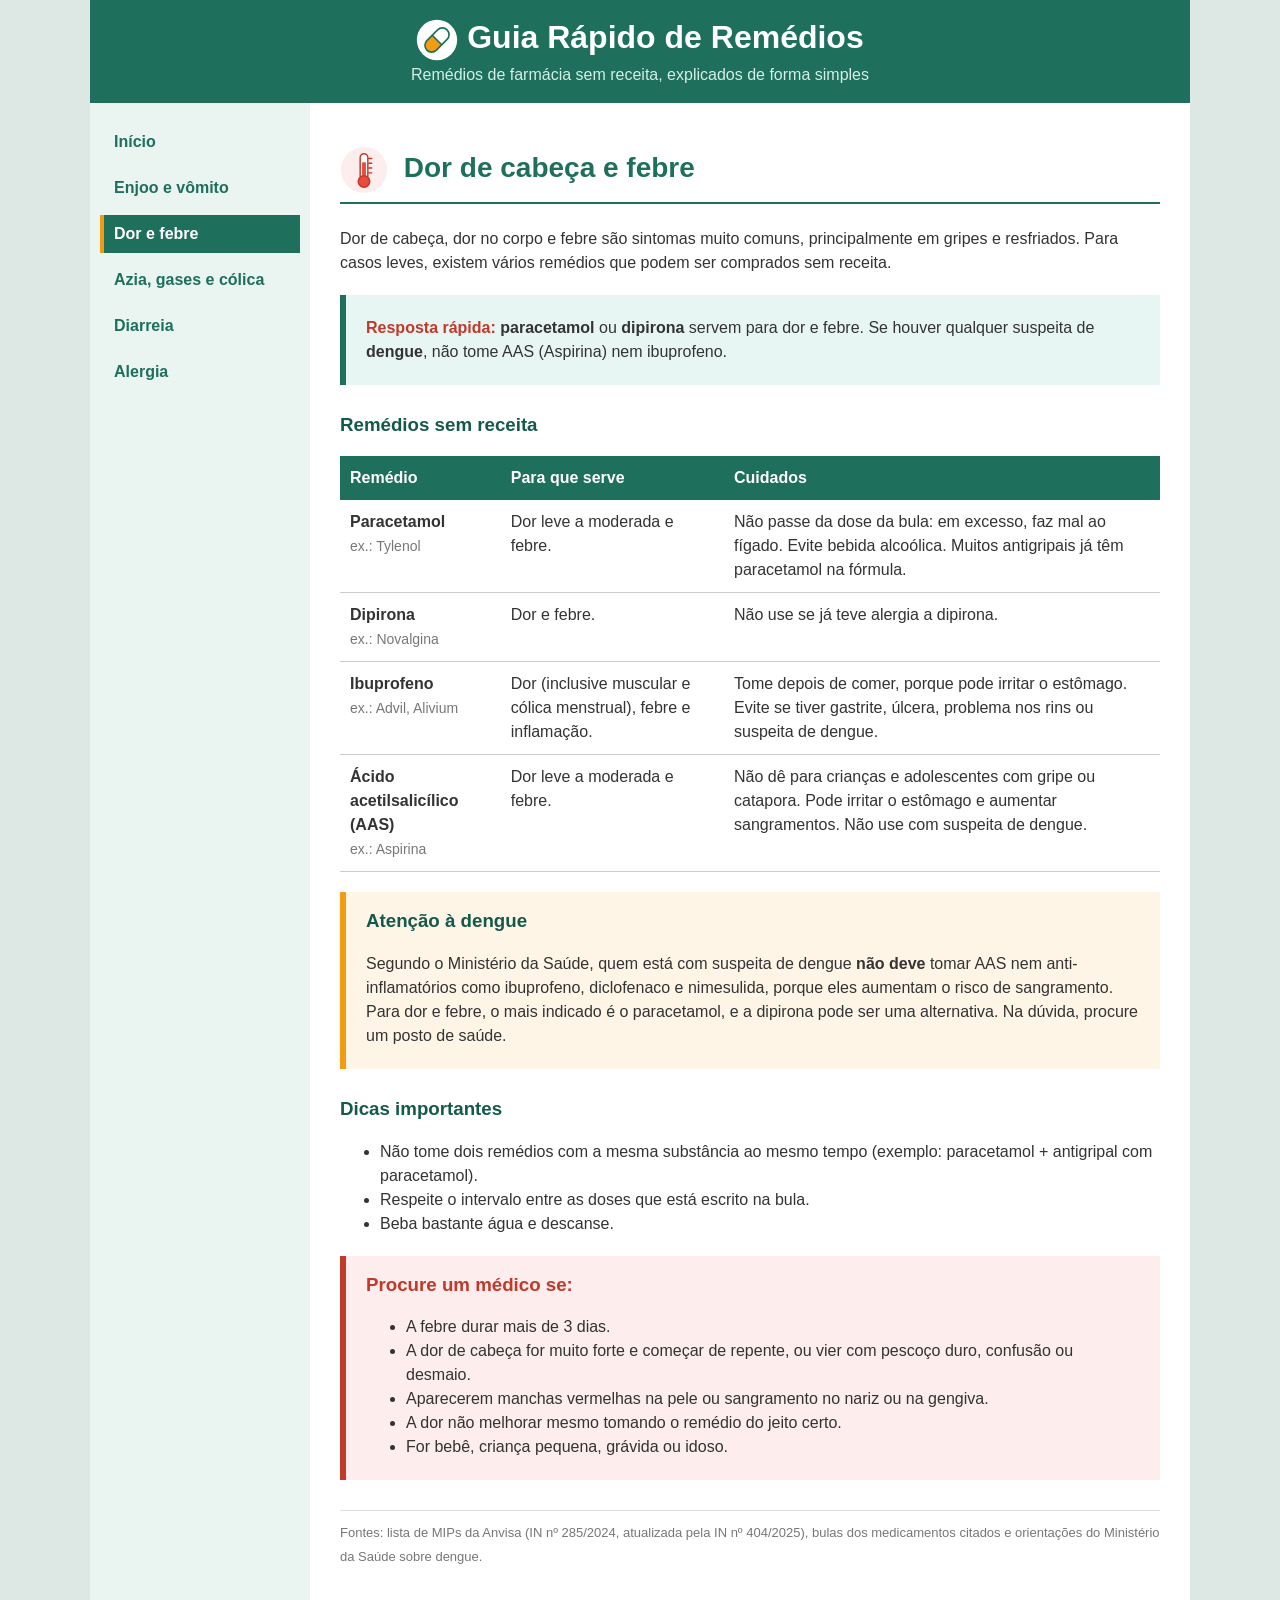
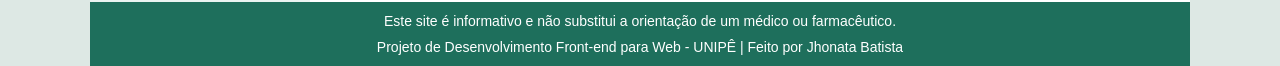
<file: html/dor-e-febre.html>
<!DOCTYPE html>
<html lang="pt-br">
<head>
    <meta charset="UTF-8">
    <meta name="viewport" content="width=device-width, initial-scale=1.0">
    <title>Dor e febre - Guia Rápido de Remédios</title>
    <style>
        /* ===== Estilos da página (CSS interno) ===== */

        /* Estilo geral da página */
        body {
            margin: 0;
            padding: 0;
            background-color: #DDE8E4;
            font-family: Arial, Helvetica, sans-serif;
            color: #333333;
        }

        /* Caixa que envolve o site inteiro */
        #site {
            max-width: 1100px;
            margin: 0 auto;
            background-color: #FFFFFF;
        }

        /* ===== Cabeçalho ===== */
        #header {
            background-color: #1E6F5C;
            color: white;
            padding: 9px;
            text-align: center;
        }

        #header h1 {
            font-size: 32px;
            margin: 10px 0 5px 0;
        }

        #header img {
            vertical-align: middle;
        }

        #header p {
            font-size: 16px;
            color: #D4EFE6;
            margin: 0 0 10px 0;
        }

        /* ===== Conteúdo (junta o menu e o main) ===== */
        #conteudo {
            background-color: #EAF4F1;
        }

        /* ===== Menu lateral ===== */
        #menu {
            float: left;
            width: 20%;
        }

        #menu ul {
            list-style: none;
            margin: 0;
            padding: 20px 10px;
        }

        #menu li {
            margin-bottom: 8px;
        }

        #menu a {
            display: block;
            padding: 10px;
            color: #1E6F5C;
            font-weight: bold;
            text-decoration: none;
            border-left: 4px solid #EAF4F1;
        }

        #menu a:hover {
            background-color: #CDE8DF;
            border-left: 4px solid #1E6F5C;
        }

        /* Link da página que está aberta */
        #menu a.ativo {
            background-color: #1E6F5C;
            color: white;
            border-left: 4px solid #F39C12;
        }

        /* ===== Conteúdo principal ===== */
        #main {
            margin-left: 20%;
            min-height: 450px;
            padding: 20px 30px;
            background-color: #FFFFFF;
            line-height: 24px;
        }

        /* A cor e o tamanho do h2 estão no atributo style de cada página */
        #main h2 {
            border-bottom: 2px solid #1E6F5C;
            padding-bottom: 8px;
        }

        #main h3 {
            color: #145A4A;
            margin-top: 28px;
        }

        #main a {
            color: #1E6F5C;
        }

        /* Ícone ao lado do título da página */
        #main h2 img {
            vertical-align: middle;
            margin-right: 8px;
        }

        /* ===== Caixas de destaque ===== */

        /* Resposta rápida (verde) */
        .rapido {
            background-color: #E8F6F3;
            border-left: 6px solid #1E6F5C;
            padding: 5px 20px;
            margin: 20px 0;
        }

        /* Atenção (amarela) */
        .atencao {
            background-color: #FEF5E7;
            border-left: 6px solid #F39C12;
            padding: 5px 20px;
            margin: 20px 0;
        }

        /* Alerta (vermelha) */
        .alerta {
            background-color: #FDEDEC;
            border-left: 6px solid #C0392B;
            padding: 5px 20px;
            margin: 20px 0;
        }

        /* Título dentro das caixas fica mais perto do topo */
        #main .rapido h3,
        #main .atencao h3,
        #main .alerta h3 {
            margin-top: 12px;
        }

        #main .alerta h3 {
            color: #C0392B;
        }

        /* ===== Tabelas ===== */
        table {
            width: 100%;
            border-collapse: collapse;
            margin: 15px 0;
        }

        th {
            background-color: #1E6F5C;
            color: white;
            padding: 10px;
            text-align: left;
        }

        td {
            padding: 10px;
            border-bottom: 1px solid #CCCCCC;
            vertical-align: top;
        }

        /* Nome comercial embaixo do nome do remédio */
        .exemplo {
            display: block;
            color: #777777;
            font-size: 14px;
        }

        /* Texto das fontes no fim da página */
        .fonte {
            font-size: 13px;
            color: #777777;
            border-top: 1px solid #DDDDDD;
            padding-top: 10px;
            margin-top: 30px;
        }

        /* ===== Rodapé ===== */
        #footer {
            clear: both;
            background-color: #1E6F5C;
            color: white;
            padding: 1px;
            text-align: center;
            font-size: 14px;
        }

        #footer p {
            margin: 10px;
        }

        /* ===== Ajustes para celular (telas pequenas) ===== */
        @media (max-width: 700px) {

            #header h1 {
                font-size: 24px;
            }

            /* O menu sai da lateral e vai para cima do conteúdo */
            #menu {
                float: none;
                width: 100%;
            }

            #menu ul {
                padding: 10px;
                text-align: center;
            }

            #menu li {
                display: inline-block;
                margin: 3px;
            }

            #menu a,
            #menu a:hover,
            #menu a.ativo {
                padding: 8px 10px;
                border: 1px solid #CDE8DF;
            }

            #main {
                margin-left: 0;
                padding: 15px;
            }

            th,
            td {
                padding: 6px;
                font-size: 14px;
                line-height: 20px;
            }
        }
    </style>
</head>
<body>
    <div id="site">

        <div id="header">
            <h1><img src="../img/logo.svg" alt="" width="42"> Guia Rápido de Remédios</h1>
            <p>Remédios de farmácia sem receita, explicados de forma simples</p>
        </div>

        <div id="conteudo"><!-- abre a div conteudo -->

            <div id="menu">
                <ul>
                    <li><a href="index.html">Início</a></li>
                    <li><a href="enjoo.html">Enjoo e vômito</a></li>
                    <li><a href="dor-e-febre.html" class="ativo">Dor e febre</a></li>
                    <li><a href="azia-gases-colica.html">Azia, gases e cólica</a></li>
                    <li><a href="diarreia.html">Diarreia</a></li>
                    <li><a href="alergia.html">Alergia</a></li>
                </ul>
            </div>

            <div id="main">
                <h2 style="color: rgb(30, 111, 92); font-size: 28px;"><img src="../img/febre.svg" alt="" width="48"> Dor de cabeça e febre</h2>

                <p>
                    Dor de cabeça, dor no corpo e febre são sintomas muito comuns, principalmente
                    em gripes e resfriados. Para casos leves, existem vários remédios que podem ser
                    comprados sem receita.
                </p>

                <div class="rapido">
                    <p>
                        <strong style="color: #C0392B;">Resposta rápida:</strong> <strong>paracetamol</strong> ou
                        <strong>dipirona</strong> servem para dor e febre. Se houver qualquer
                        suspeita de <strong>dengue</strong>, não tome AAS (Aspirina) nem ibuprofeno.
                    </p>
                </div>

                <h3>Remédios sem receita</h3>

                <table>
                    <tr>
                        <th>Remédio</th>
                        <th>Para que serve</th>
                        <th>Cuidados</th>
                    </tr>
                    <tr>
                        <td>
                            <strong>Paracetamol</strong>
                            <span class="exemplo">ex.: Tylenol</span>
                        </td>
                        <td>Dor leve a moderada e febre.</td>
                        <td>
                            Não passe da dose da bula: em excesso, faz mal ao fígado. Evite
                            bebida alcoólica. Muitos antigripais já têm paracetamol na fórmula.
                        </td>
                    </tr>
                    <tr>
                        <td>
                            <strong>Dipirona</strong>
                            <span class="exemplo">ex.: Novalgina</span>
                        </td>
                        <td>Dor e febre.</td>
                        <td>Não use se já teve alergia a dipirona.</td>
                    </tr>
                    <tr>
                        <td>
                            <strong>Ibuprofeno</strong>
                            <span class="exemplo">ex.: Advil, Alivium</span>
                        </td>
                        <td>Dor (inclusive muscular e cólica menstrual), febre e inflamação.</td>
                        <td>
                            Tome depois de comer, porque pode irritar o estômago. Evite se tiver
                            gastrite, úlcera, problema nos rins ou suspeita de dengue.
                        </td>
                    </tr>
                    <tr>
                        <td>
                            <strong>Ácido acetilsalicílico (AAS)</strong>
                            <span class="exemplo">ex.: Aspirina</span>
                        </td>
                        <td>Dor leve a moderada e febre.</td>
                        <td>
                            Não dê para crianças e adolescentes com gripe ou catapora. Pode
                            irritar o estômago e aumentar sangramentos. Não use com suspeita de dengue.
                        </td>
                    </tr>
                </table>

                <div class="atencao">
                    <h3>Atenção à dengue</h3>
                    <p>
                        Segundo o Ministério da Saúde, quem está com suspeita de dengue
                        <strong>não deve</strong> tomar AAS nem anti-inflamatórios como ibuprofeno,
                        diclofenaco e nimesulida, porque eles aumentam o risco de sangramento. Para
                        dor e febre, o mais indicado é o paracetamol, e a dipirona pode ser uma
                        alternativa. Na dúvida, procure um posto de saúde.
                    </p>
                </div>

                <h3>Dicas importantes</h3>

                <ul>
                    <li>Não tome dois remédios com a mesma substância ao mesmo tempo (exemplo: paracetamol + antigripal com paracetamol).</li>
                    <li>Respeite o intervalo entre as doses que está escrito na bula.</li>
                    <li>Beba bastante água e descanse.</li>
                </ul>

                <div class="alerta">
                    <h3>Procure um médico se:</h3>
                    <ul>
                        <li>A febre durar mais de 3 dias.</li>
                        <li>A dor de cabeça for muito forte e começar de repente, ou vier com pescoço duro, confusão ou desmaio.</li>
                        <li>Aparecerem manchas vermelhas na pele ou sangramento no nariz ou na gengiva.</li>
                        <li>A dor não melhorar mesmo tomando o remédio do jeito certo.</li>
                        <li>For bebê, criança pequena, grávida ou idoso.</li>
                    </ul>
                </div>

                <p class="fonte">
                    Fontes: lista de MIPs da Anvisa (IN nº 285/2024, atualizada pela IN nº 404/2025),
                    bulas dos medicamentos citados e orientações do Ministério da Saúde sobre dengue.
                </p>
            </div>

        </div><!-- fecha a div conteudo -->

        <div id="footer">
            <p>Este site é informativo e não substitui a orientação de um médico ou farmacêutico.</p>
            <p>Projeto de Desenvolvimento Front-end para Web - UNIPÊ | Feito por Jhonata Batista</p>
        </div>

    </div>
</body>
</html>
</file>
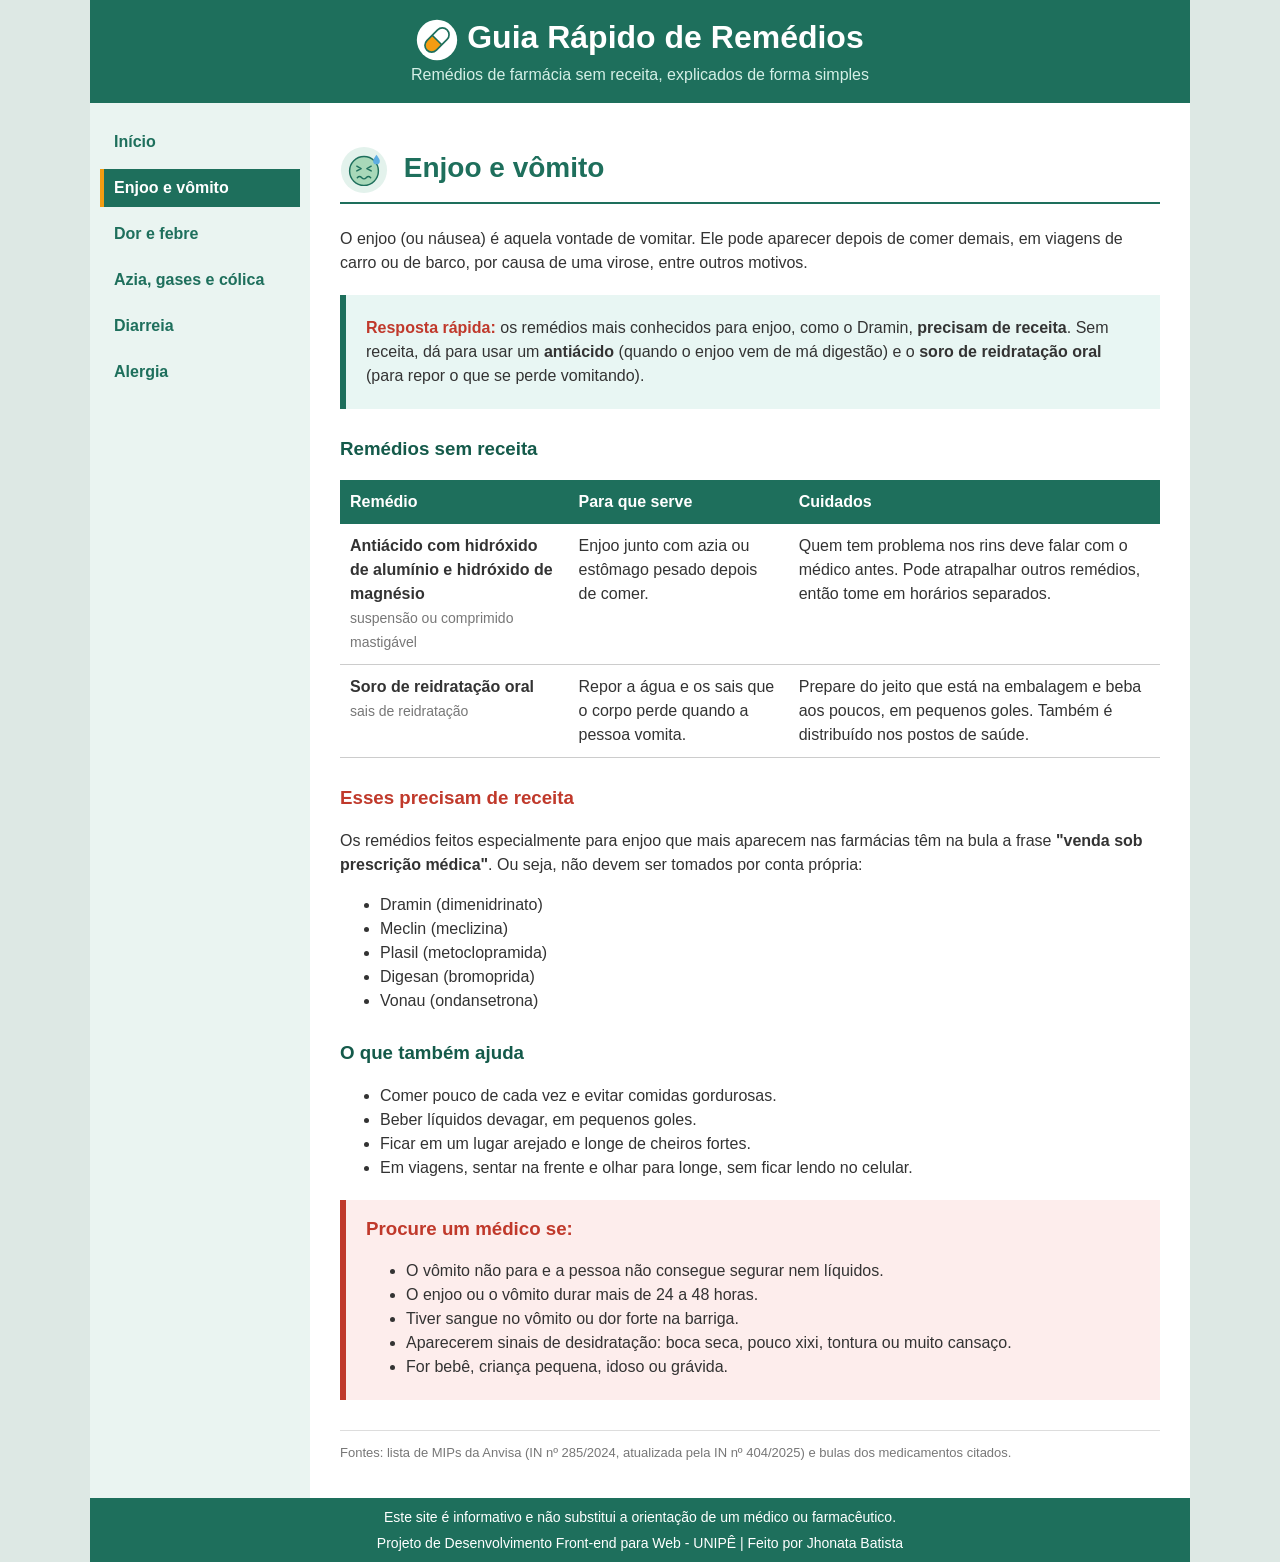
<file: html/enjoo.html>
<!DOCTYPE html>
<html lang="pt-br">
<head>
    <meta charset="UTF-8">
    <meta name="viewport" content="width=device-width, initial-scale=1.0">
    <title>Enjoo e vômito - Guia Rápido de Remédios</title>
    <style>
        /* ===== Estilos da página (CSS interno) ===== */

        /* Estilo geral da página */
        body {
            margin: 0;
            padding: 0;
            background-color: #DDE8E4;
            font-family: Arial, Helvetica, sans-serif;
            color: #333333;
        }

        /* Caixa que envolve o site inteiro */
        #site {
            max-width: 1100px;
            margin: 0 auto;
            background-color: #FFFFFF;
        }

        /* ===== Cabeçalho ===== */
        #header {
            background-color: #1E6F5C;
            color: white;
            padding: 9px;
            text-align: center;
        }

        #header h1 {
            font-size: 32px;
            margin: 10px 0 5px 0;
        }

        #header img {
            vertical-align: middle;
        }

        #header p {
            font-size: 16px;
            color: #D4EFE6;
            margin: 0 0 10px 0;
        }

        /* ===== Conteúdo (junta o menu e o main) ===== */
        #conteudo {
            background-color: #EAF4F1;
        }

        /* ===== Menu lateral ===== */
        #menu {
            float: left;
            width: 20%;
        }

        #menu ul {
            list-style: none;
            margin: 0;
            padding: 20px 10px;
        }

        #menu li {
            margin-bottom: 8px;
        }

        #menu a {
            display: block;
            padding: 10px;
            color: #1E6F5C;
            font-weight: bold;
            text-decoration: none;
            border-left: 4px solid #EAF4F1;
        }

        #menu a:hover {
            background-color: #CDE8DF;
            border-left: 4px solid #1E6F5C;
        }

        /* Link da página que está aberta */
        #menu a.ativo {
            background-color: #1E6F5C;
            color: white;
            border-left: 4px solid #F39C12;
        }

        /* ===== Conteúdo principal ===== */
        #main {
            margin-left: 20%;
            min-height: 450px;
            padding: 20px 30px;
            background-color: #FFFFFF;
            line-height: 24px;
        }

        /* A cor e o tamanho do h2 estão no atributo style de cada página */
        #main h2 {
            border-bottom: 2px solid #1E6F5C;
            padding-bottom: 8px;
        }

        #main h3 {
            color: #145A4A;
            margin-top: 28px;
        }

        #main a {
            color: #1E6F5C;
        }

        /* Ícone ao lado do título da página */
        #main h2 img {
            vertical-align: middle;
            margin-right: 8px;
        }

        /* ===== Caixas de destaque ===== */

        /* Resposta rápida (verde) */
        .rapido {
            background-color: #E8F6F3;
            border-left: 6px solid #1E6F5C;
            padding: 5px 20px;
            margin: 20px 0;
        }

        /* Atenção (amarela) */
        .atencao {
            background-color: #FEF5E7;
            border-left: 6px solid #F39C12;
            padding: 5px 20px;
            margin: 20px 0;
        }

        /* Alerta (vermelha) */
        .alerta {
            background-color: #FDEDEC;
            border-left: 6px solid #C0392B;
            padding: 5px 20px;
            margin: 20px 0;
        }

        /* Título dentro das caixas fica mais perto do topo */
        #main .rapido h3,
        #main .atencao h3,
        #main .alerta h3 {
            margin-top: 12px;
        }

        #main .alerta h3 {
            color: #C0392B;
        }

        /* ===== Tabelas ===== */
        table {
            width: 100%;
            border-collapse: collapse;
            margin: 15px 0;
        }

        th {
            background-color: #1E6F5C;
            color: white;
            padding: 10px;
            text-align: left;
        }

        td {
            padding: 10px;
            border-bottom: 1px solid #CCCCCC;
            vertical-align: top;
        }

        /* Nome comercial embaixo do nome do remédio */
        .exemplo {
            display: block;
            color: #777777;
            font-size: 14px;
        }

        /* Texto das fontes no fim da página */
        .fonte {
            font-size: 13px;
            color: #777777;
            border-top: 1px solid #DDDDDD;
            padding-top: 10px;
            margin-top: 30px;
        }

        /* ===== Rodapé ===== */
        #footer {
            clear: both;
            background-color: #1E6F5C;
            color: white;
            padding: 1px;
            text-align: center;
            font-size: 14px;
        }

        #footer p {
            margin: 10px;
        }

        /* ===== Ajustes para celular (telas pequenas) ===== */
        @media (max-width: 700px) {

            #header h1 {
                font-size: 24px;
            }

            /* O menu sai da lateral e vai para cima do conteúdo */
            #menu {
                float: none;
                width: 100%;
            }

            #menu ul {
                padding: 10px;
                text-align: center;
            }

            #menu li {
                display: inline-block;
                margin: 3px;
            }

            #menu a,
            #menu a:hover,
            #menu a.ativo {
                padding: 8px 10px;
                border: 1px solid #CDE8DF;
            }

            #main {
                margin-left: 0;
                padding: 15px;
            }

            th,
            td {
                padding: 6px;
                font-size: 14px;
                line-height: 20px;
            }
        }
    </style>
</head>
<body>
    <div id="site">

        <div id="header">
            <h1><img src="../img/logo.svg" alt="" width="42"> Guia Rápido de Remédios</h1>
            <p>Remédios de farmácia sem receita, explicados de forma simples</p>
        </div>

        <div id="conteudo"><!-- abre a div conteudo -->

            <div id="menu">
                <ul>
                    <li><a href="index.html">Início</a></li>
                    <li><a href="enjoo.html" class="ativo">Enjoo e vômito</a></li>
                    <li><a href="dor-e-febre.html">Dor e febre</a></li>
                    <li><a href="azia-gases-colica.html">Azia, gases e cólica</a></li>
                    <li><a href="diarreia.html">Diarreia</a></li>
                    <li><a href="alergia.html">Alergia</a></li>
                </ul>
            </div>

            <div id="main">
                <h2 style="color: rgb(30, 111, 92); font-size: 28px;"><img src="../img/enjoo.svg" alt="" width="48"> Enjoo e vômito</h2>

                <p>
                    O enjoo (ou náusea) é aquela vontade de vomitar. Ele pode aparecer depois de
                    comer demais, em viagens de carro ou de barco, por causa de uma virose, entre
                    outros motivos.
                </p>

                <div class="rapido">
                    <p>
                        <strong style="color: #C0392B;">Resposta rápida:</strong> os remédios mais conhecidos para enjoo,
                        como o Dramin, <strong>precisam de receita</strong>. Sem receita, dá para
                        usar um <strong>antiácido</strong> (quando o enjoo vem de má digestão) e o
                        <strong>soro de reidratação oral</strong> (para repor o que se perde
                        vomitando).
                    </p>
                </div>

                <h3>Remédios sem receita</h3>

                <table>
                    <tr>
                        <th>Remédio</th>
                        <th>Para que serve</th>
                        <th>Cuidados</th>
                    </tr>
                    <tr>
                        <td>
                            <strong>Antiácido com hidróxido de alumínio e hidróxido de magnésio</strong>
                            <span class="exemplo">suspensão ou comprimido mastigável</span>
                        </td>
                        <td>Enjoo junto com azia ou estômago pesado depois de comer.</td>
                        <td>
                            Quem tem problema nos rins deve falar com o médico antes. Pode
                            atrapalhar outros remédios, então tome em horários separados.
                        </td>
                    </tr>
                    <tr>
                        <td>
                            <strong>Soro de reidratação oral</strong>
                            <span class="exemplo">sais de reidratação</span>
                        </td>
                        <td>Repor a água e os sais que o corpo perde quando a pessoa vomita.</td>
                        <td>
                            Prepare do jeito que está na embalagem e beba aos poucos, em pequenos
                            goles. Também é distribuído nos postos de saúde.
                        </td>
                    </tr>
                </table>

                <h3 style="color: #C0392B;">Esses precisam de receita</h3>

                <p>
                    Os remédios feitos especialmente para enjoo que mais aparecem nas farmácias
                    têm na bula a frase <strong>"venda sob prescrição médica"</strong>. Ou seja,
                    não devem ser tomados por conta própria:
                </p>

                <ul>
                    <li>Dramin (dimenidrinato)</li>
                    <li>Meclin (meclizina)</li>
                    <li>Plasil (metoclopramida)</li>
                    <li>Digesan (bromoprida)</li>
                    <li>Vonau (ondansetrona)</li>
                </ul>

                <h3>O que também ajuda</h3>

                <ul>
                    <li>Comer pouco de cada vez e evitar comidas gordurosas.</li>
                    <li>Beber líquidos devagar, em pequenos goles.</li>
                    <li>Ficar em um lugar arejado e longe de cheiros fortes.</li>
                    <li>Em viagens, sentar na frente e olhar para longe, sem ficar lendo no celular.</li>
                </ul>

                <div class="alerta">
                    <h3>Procure um médico se:</h3>
                    <ul>
                        <li>O vômito não para e a pessoa não consegue segurar nem líquidos.</li>
                        <li>O enjoo ou o vômito durar mais de 24 a 48 horas.</li>
                        <li>Tiver sangue no vômito ou dor forte na barriga.</li>
                        <li>Aparecerem sinais de desidratação: boca seca, pouco xixi, tontura ou muito cansaço.</li>
                        <li>For bebê, criança pequena, idoso ou grávida.</li>
                    </ul>
                </div>

                <p class="fonte">
                    Fontes: lista de MIPs da Anvisa (IN nº 285/2024, atualizada pela IN nº 404/2025)
                    e bulas dos medicamentos citados.
                </p>
            </div>

        </div><!-- fecha a div conteudo -->

        <div id="footer">
            <p>Este site é informativo e não substitui a orientação de um médico ou farmacêutico.</p>
            <p>Projeto de Desenvolvimento Front-end para Web - UNIPÊ | Feito por Jhonata Batista</p>
        </div>

    </div>
</body>
</html>
</file>
